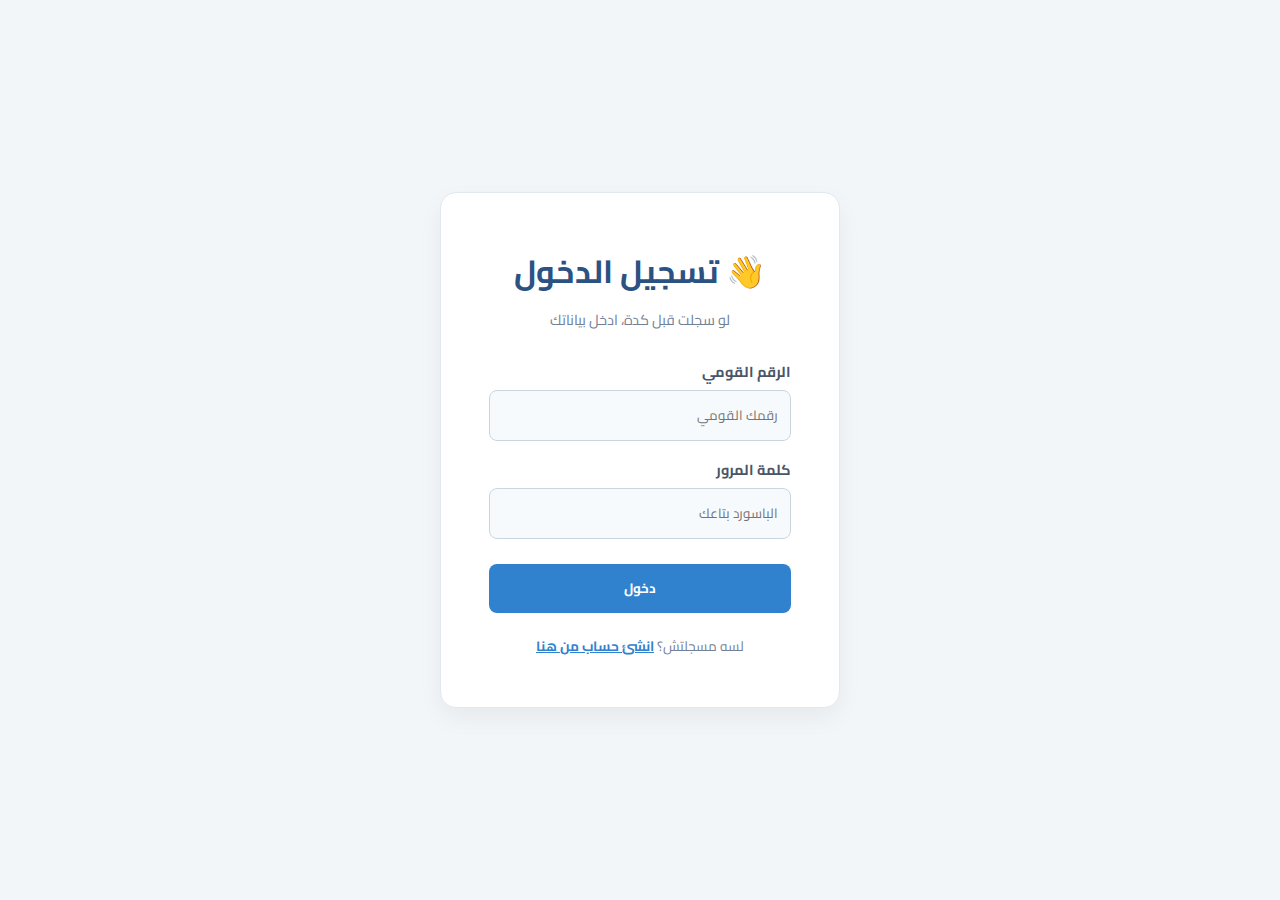
<file: docs/index.html>
<!DOCTYPE html>
<html lang="ar" dir="rtl">
<head>
    <meta charset="UTF-8">
    <meta name="viewport" content="width=device-width, initial-scale=1.0">
    <title>بوابة الدفعة - تسجيل ودخول</title>
    <link rel="stylesheet" href="./style.css">
    <link href="https://fonts.googleapis.com/css2?family=Cairo:wght@400;700&display=swap" rel="stylesheet">
</head>
<body>

    <div class="login-container">
        <div id="login-box">
            <div class="login-header">
                <h1>👋 تسجيل الدخول</h1>
                <p>لو سجلت قبل كدة، ادخل بياناتك</p>
            </div>
            <form id="loginForm">
                <div class="input-group">
                    <label>الرقم القومي</label>
                    <input type="text" id="loginID" placeholder="رقمك القومي" required>
                </div>
                <div class="input-group">
                    <label>كلمة المرور</label>
                    <input type="password" id="loginPass" placeholder="الباسورد بتاعك" required>
                </div>
                <button type="submit">دخول</button>
                <p class="switch-msg">لسه مسجلتش؟ <span onclick="showRegister()">انشئ حساب من هنا</span></p>
                <p id="loginError" class="error-message"></p>
            </form>
        </div>

        <div id="register-box" style="display: none;">
            <div class="login-header">
                <h1>✨ حساب جديد</h1>
                <p>تفعيل الحساب (متاح للكشوفات فقط)</p>
            </div>
            <form id="registerForm">
                <div class="input-group">
                    <label>الرقم القومي</label>
                    <input type="text" id="regID" placeholder="عشان نتأكد إنك من الدفعة" required>
                </div>
                <div class="input-group">
                    <label>الاسم الثلاثي</label>
                    <input type="text" id="regName" placeholder="عشان يظهر في بروفايلك" required>
                </div>
                <div class="input-group">
                    <label>انشئ كلمة مرور</label>
                    <input type="password" id="regPass" placeholder="اختار باسورد قوي" required>
                </div>
                <button type="submit" style="background-color: #27ae60;">تفعيل الحساب</button>
                <p class="switch-msg">عندك حساب؟ <span onclick="showLogin()">سجل دخول من هنا</span></p>
                <p id="regError" class="error-message"></p>
                <p id="regSuccess" class="success-message" style="display:none; color:green; margin-top:10px;">تم التفعيل! سجل دخول الآن.</p>
            </form>
        </div>

    </div>

    <script src="./script.js"></script>
</body>
</html>
</file>
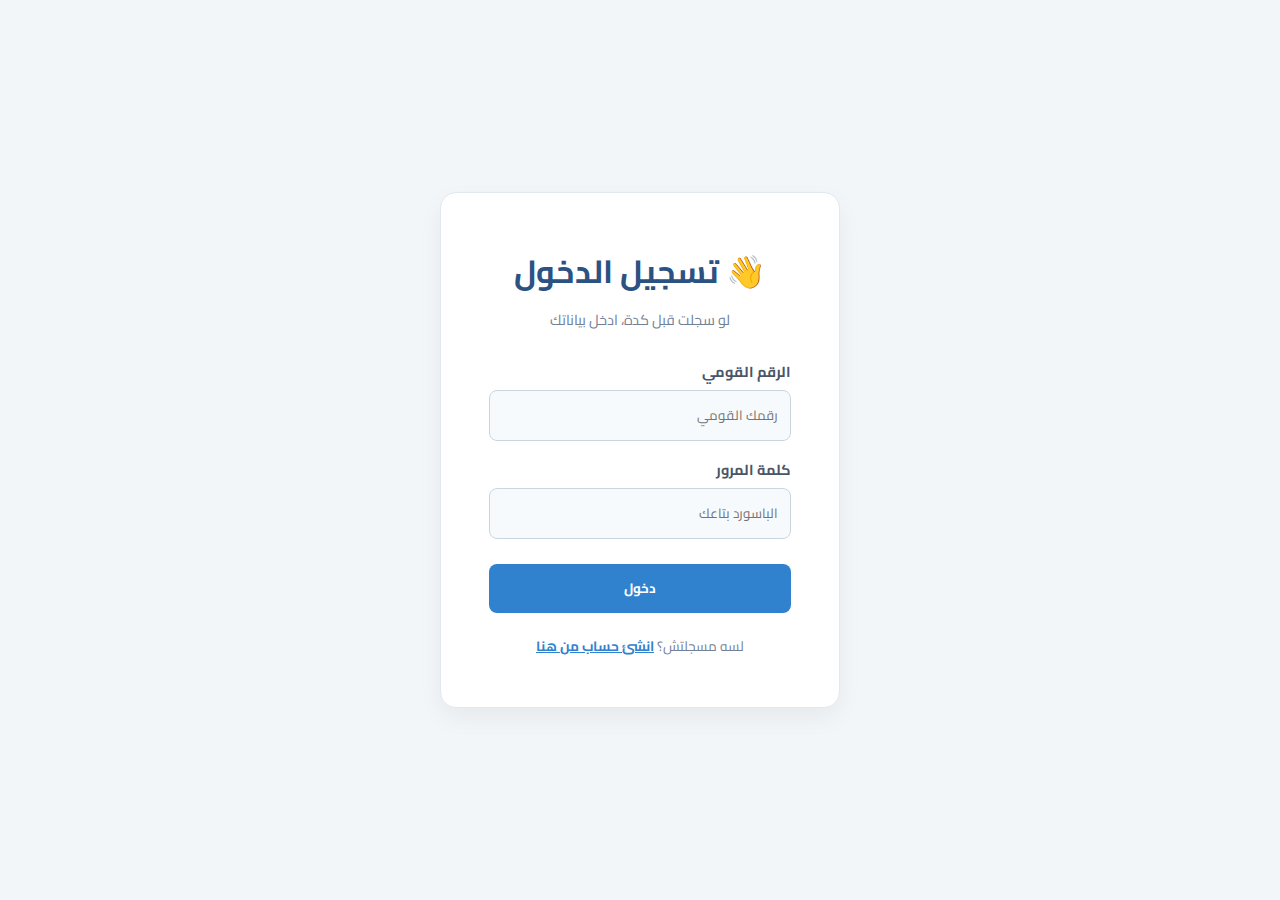
<file: MED WEB/index.html>
<!DOCTYPE html>
<html lang="ar" dir="rtl">
<head>
    <meta charset="UTF-8">
    <meta name="viewport" content="width=device-width, initial-scale=1.0">
    <title>بوابة الدفعة - تسجيل ودخول</title>
    <link rel="stylesheet" href="style.css">
    <link href="https://fonts.googleapis.com/css2?family=Cairo:wght@400;700&display=swap" rel="stylesheet">
</head>
<body>

    <div class="login-container">
        <div id="login-box">
            <div class="login-header">
                <h1>👋 تسجيل الدخول</h1>
                <p>لو سجلت قبل كدة، ادخل بياناتك</p>
            </div>
            <form id="loginForm">
                <div class="input-group">
                    <label>الرقم القومي</label>
                    <input type="text" id="loginID" placeholder="رقمك القومي" required>
                </div>
                <div class="input-group">
                    <label>كلمة المرور</label>
                    <input type="password" id="loginPass" placeholder="الباسورد بتاعك" required>
                </div>
                <button type="submit">دخول</button>
                <p class="switch-msg">لسه مسجلتش؟ <span onclick="showRegister()">انشئ حساب من هنا</span></p>
                <p id="loginError" class="error-message"></p>
            </form>
        </div>

        <div id="register-box" style="display: none;">
            <div class="login-header">
                <h1>✨ حساب جديد</h1>
                <p>تفعيل الحساب (متاح للكشوفات فقط)</p>
            </div>
            <form id="registerForm">
                <div class="input-group">
                    <label>الرقم القومي</label>
                    <input type="text" id="regID" placeholder="عشان نتأكد إنك من الدفعة" required>
                </div>
                <div class="input-group">
                    <label>الاسم الثلاثي</label>
                    <input type="text" id="regName" placeholder="عشان يظهر في بروفايلك" required>
                </div>
                <div class="input-group">
                    <label>انشئ كلمة مرور</label>
                    <input type="password" id="regPass" placeholder="اختار باسورد قوي" required>
                </div>
                <button type="submit" style="background-color: #27ae60;">تفعيل الحساب</button>
                <p class="switch-msg">عندك حساب؟ <span onclick="showLogin()">سجل دخول من هنا</span></p>
                <p id="regError" class="error-message"></p>
                <p id="regSuccess" class="success-message" style="display:none; color:green; margin-top:10px;">تم التفعيل! سجل دخول الآن.</p>
            </form>
        </div>

    </div>

    <script src="script.js"></script>
</body>
</html>
</file>
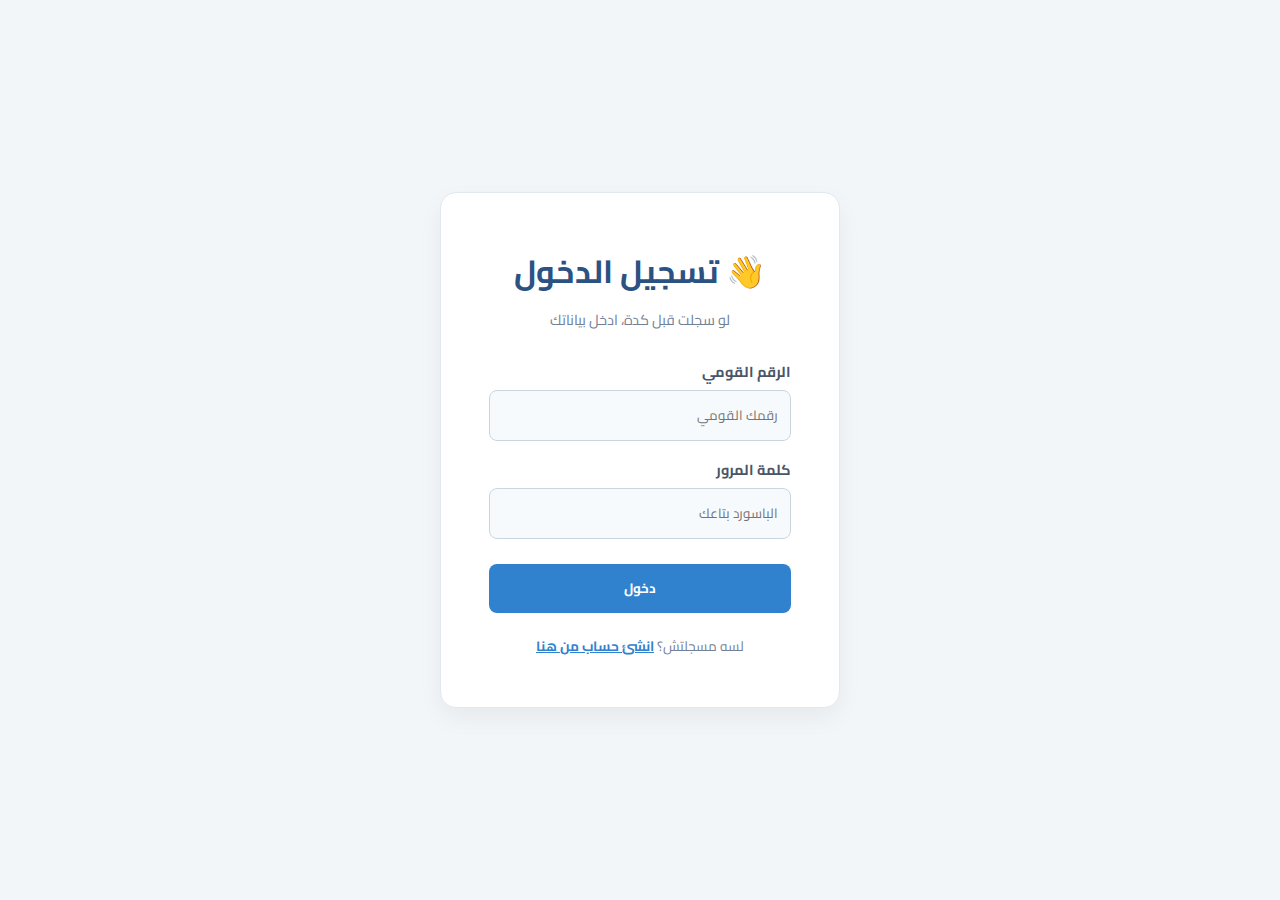
<file: MED WEB/docs/index.html>
<!DOCTYPE html>
<html lang="ar" dir="rtl">
<head>
    <meta charset="UTF-8">
    <meta name="viewport" content="width=device-width, initial-scale=1.0">
    <title>بوابة الدفعة - تسجيل ودخول</title>
    <link rel="stylesheet" href="style.css">
    <link href="https://fonts.googleapis.com/css2?family=Cairo:wght@400;700&display=swap" rel="stylesheet">
</head>
<body>

    <div class="login-container">
        <div id="login-box">
            <div class="login-header">
                <h1>👋 تسجيل الدخول</h1>
                <p>لو سجلت قبل كدة، ادخل بياناتك</p>
            </div>
            <form id="loginForm">
                <div class="input-group">
                    <label>الرقم القومي</label>
                    <input type="text" id="loginID" placeholder="رقمك القومي" required>
                </div>
                <div class="input-group">
                    <label>كلمة المرور</label>
                    <input type="password" id="loginPass" placeholder="الباسورد بتاعك" required>
                </div>
                <button type="submit">دخول</button>
                <p class="switch-msg">لسه مسجلتش؟ <span onclick="showRegister()">انشئ حساب من هنا</span></p>
                <p id="loginError" class="error-message"></p>
            </form>
        </div>

        <div id="register-box" style="display: none;">
            <div class="login-header">
                <h1>✨ حساب جديد</h1>
                <p>تفعيل الحساب (متاح للكشوفات فقط)</p>
            </div>
            <form id="registerForm">
                <div class="input-group">
                    <label>الرقم القومي</label>
                    <input type="text" id="regID" placeholder="عشان نتأكد إنك من الدفعة" required>
                </div>
                <div class="input-group">
                    <label>الاسم الثلاثي</label>
                    <input type="text" id="regName" placeholder="عشان يظهر في بروفايلك" required>
                </div>
                <div class="input-group">
                    <label>انشئ كلمة مرور</label>
                    <input type="password" id="regPass" placeholder="اختار باسورد قوي" required>
                </div>
                <button type="submit" style="background-color: #27ae60;">تفعيل الحساب</button>
                <p class="switch-msg">عندك حساب؟ <span onclick="showLogin()">سجل دخول من هنا</span></p>
                <p id="regError" class="error-message"></p>
                <p id="regSuccess" class="success-message" style="display:none; color:green; margin-top:10px;">تم التفعيل! سجل دخول الآن.</p>
            </form>
        </div>

    </div>

    <script src="script.js"></script>
</body>
</html>
</file>
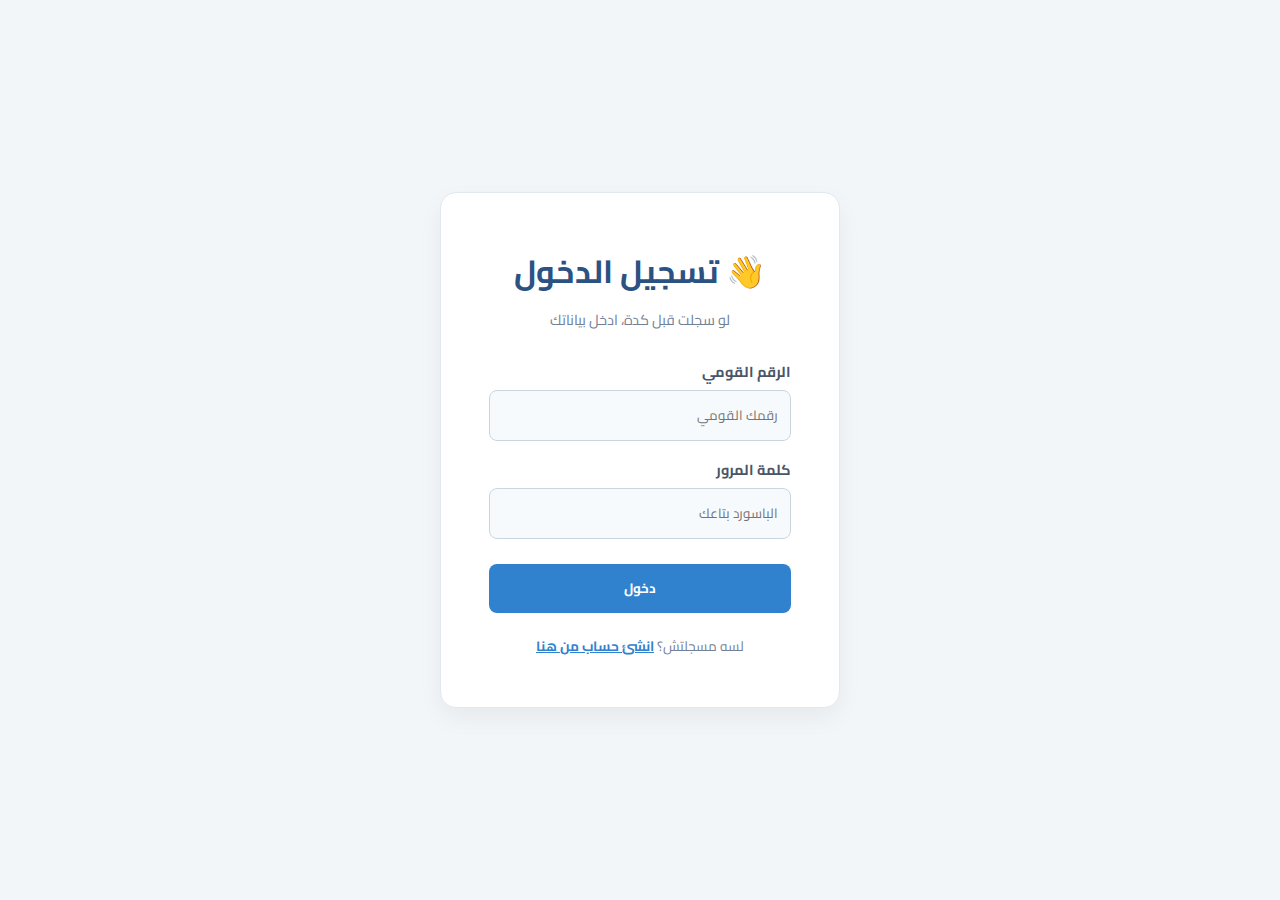
<file: docs/dashboard.html>
<!DOCTYPE html>
<html lang="ar" dir="rtl">
<head>
    <meta charset="UTF-8">
    <meta name="viewport" content="width=device-width, initial-scale=1.0">
    <title>الرئيسية - مواد الترم</title>
    <link rel="stylesheet" href="./style.css">
    <link href="https://fonts.googleapis.com/css2?family=Cairo:wght@400;600;700&display=swap" rel="stylesheet">
</head>
<body>

    <div class="dashboard-container">
        <header class="main-header">
            <div class="user-info">
                <span>👋 أهلاً يا دكتور/ة </span>
                <span id="welcomeName">...</span>
            </div>
            <button onclick="logout()" class="logout-btn">خروج</button>
        </header>

        <div class="subjects-grid">
            
            <div class="subject-card" onclick="openSubject('pharma')">
                <div class="icon">💊</div>
                <h3>PHARMA</h3>
                <p>علم الأدوية</p>
            </div>

            <div class="subject-card" onclick="openSubject('para')">
                <div class="icon">🐛</div>
                <h3>PARA</h3>
                <p>الباراسيتولوجي</p>
            </div>

            <div class="subject-card" onclick="openSubject('micro')">
                <div class="icon">🧫</div>
                <h3>MICRO</h3>
                <p>المايكروبايولوجي</p>
            </div>

            <div class="subject-card" onclick="openSubject('patho')">
                <div class="icon">🔬</div>
                <h3>PATHO</h3>
                <p>الباثولوجي</p>
            </div>

            <div class="subject-card" onclick="openSubject('ece1')">
                <div class="icon">⚡</div>
                <h3>ECE 1</h3>
                <p>الكترونيات</p>
            </div>

        </div>
    </div>

    <script src="./script.js"></script>
    <script>
        const userName = localStorage.getItem('currentUser');
        if(userName) {
            document.getElementById('welcomeName').innerText = userName;
        } else {
            window.location.href = "index.html";
        }

        function logout() {
            localStorage.removeItem('currentUser');
            window.location.href = "index.html";
        }

        function openSubject(subjectCode) {
            localStorage.setItem('selectedCourse', subjectCode);
            window.location.href = "view_course.html"; 
        }
    </script>
</body>
</html>
</file>
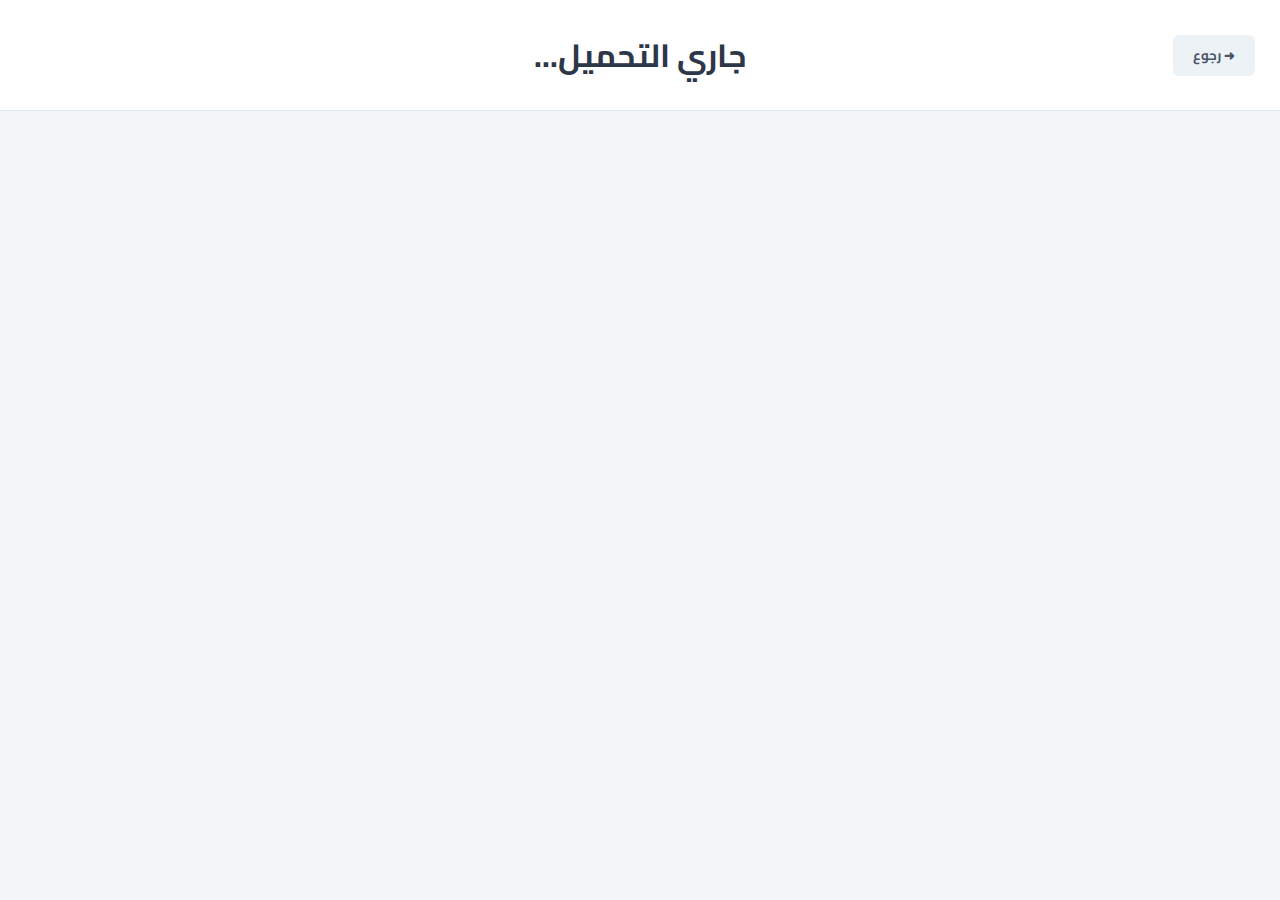
<file: docs/view_course.html>
<!DOCTYPE html>
<html lang="ar" dir="rtl">
<head>
    <meta charset="UTF-8">
    <meta name="viewport" content="width=device-width, initial-scale=1.0">
    <title>المحتوى الدراسي</title>
    <link rel="stylesheet" href="./style.css">
    <link href="https://fonts.googleapis.com/css2?family=Cairo:wght@400;700&display=swap" rel="stylesheet">
</head>
<body>

    <header id="course-header" class="course-header">
        <button onclick="window.history.back()" class="back-btn">➜ رجوع</button>
        <h1 id="course-title">جاري التحميل...</h1>
    </header>

    <div class="content-container">
        <div id="lectures-container" class="lectures-list">
            </div>
    </div>

    <script src="./script.js"></script>
</body>
</html>
</file>
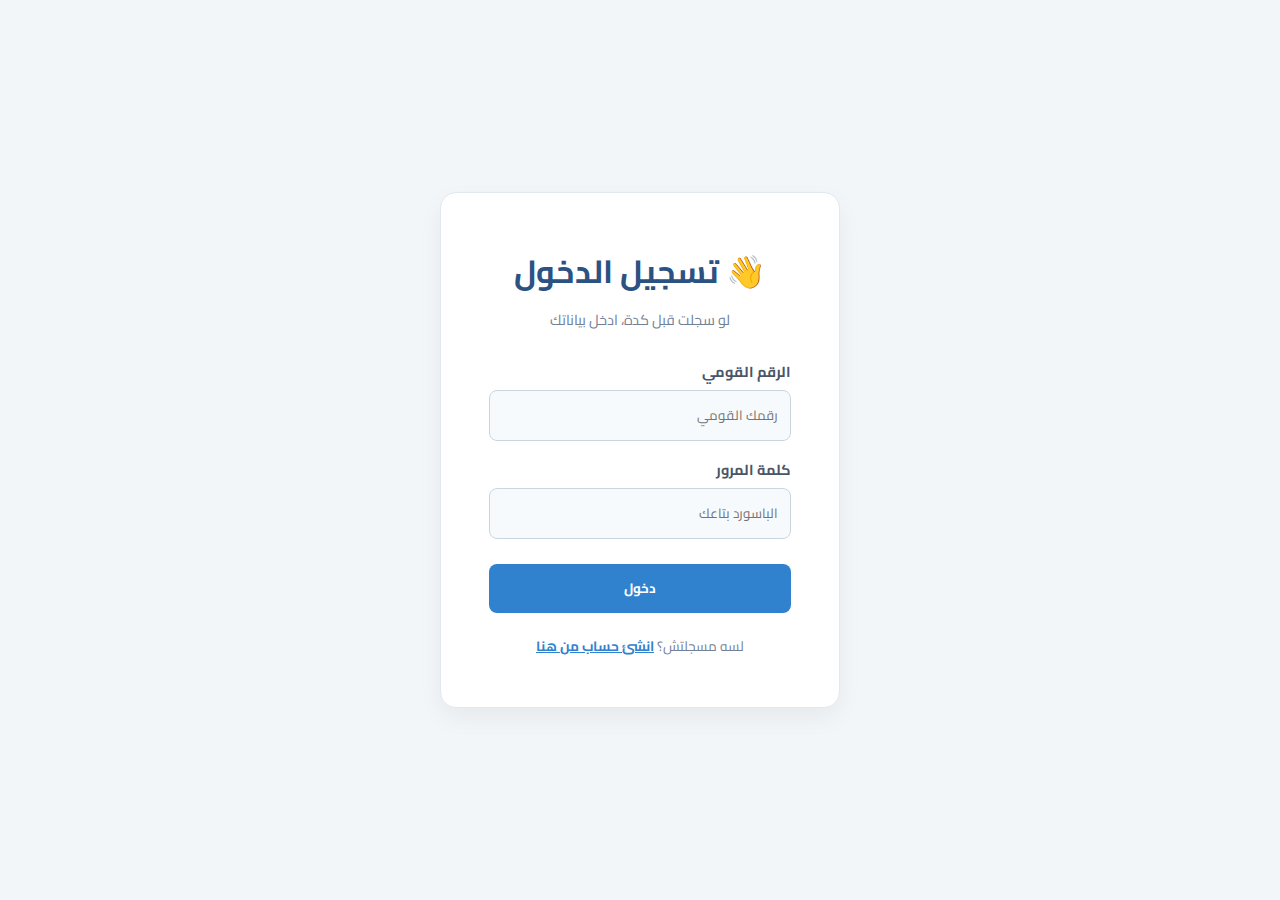
<file: MED WEB/dashboard.html>
<!DOCTYPE html>
<html lang="ar" dir="rtl">
<head>
    <meta charset="UTF-8">
    <meta name="viewport" content="width=device-width, initial-scale=1.0">
    <title>الرئيسية - مواد الترم</title>
    <link rel="stylesheet" href="style.css">
    <link href="https://fonts.googleapis.com/css2?family=Cairo:wght@400;600;700&display=swap" rel="stylesheet">
</head>
<body>

    <div class="dashboard-container">
        <header class="main-header">
            <div class="user-info">
                <span>👋 أهلاً يا دكتور/ة </span>
                <span id="welcomeName">...</span>
            </div>
            <button onclick="logout()" class="logout-btn">خروج</button>
        </header>

        <div class="subjects-grid">
            
            <div class="subject-card" onclick="openSubject('pharma')">
                <div class="icon">💊</div>
                <h3>PHARMA</h3>
                <p>علم الأدوية</p>
            </div>

            <div class="subject-card" onclick="openSubject('para')">
                <div class="icon">🐛</div>
                <h3>PARA</h3>
                <p>الباراسيتولوجي</p>
            </div>

            <div class="subject-card" onclick="openSubject('micro')">
                <div class="icon">🧫</div>
                <h3>MICRO</h3>
                <p>المايكروبايولوجي</p>
            </div>

            <div class="subject-card" onclick="openSubject('patho')">
                <div class="icon">🔬</div>
                <h3>PATHO</h3>
                <p>الباثولوجي</p>
            </div>

            <div class="subject-card" onclick="openSubject('ece1')">
                <div class="icon">⚡</div>
                <h3>ECE 1</h3>
                <p>الكترونيات</p>
            </div>

        </div>
    </div>

    <script src="script.js"></script>
    <script>
        const userName = localStorage.getItem('currentUser');
        if(userName) {
            document.getElementById('welcomeName').innerText = userName;
        } else {
            window.location.href = "index.html";
        }

        function logout() {
            localStorage.removeItem('currentUser');
            window.location.href = "index.html";
        }

        function openSubject(subjectCode) {
            localStorage.setItem('selectedCourse', subjectCode);
            window.location.href = "view_course.html"; 
        }
    </script>
</body>
</html>
</file>
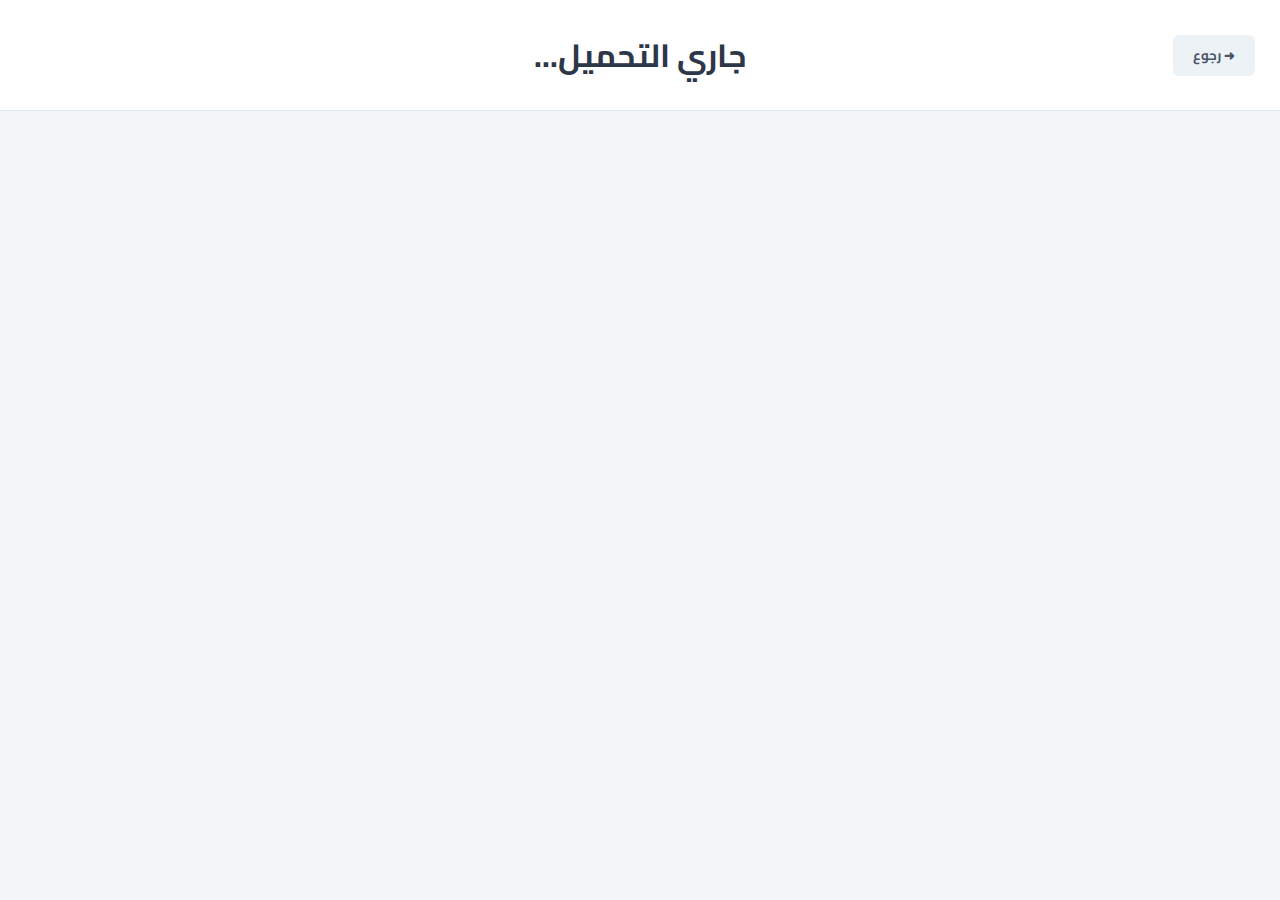
<file: MED WEB/view_course.html>
<!DOCTYPE html>
<html lang="ar" dir="rtl">
<head>
    <meta charset="UTF-8">
    <meta name="viewport" content="width=device-width, initial-scale=1.0">
    <title>المحتوى الدراسي</title>
    <link rel="stylesheet" href="style.css">
    <link href="https://fonts.googleapis.com/css2?family=Cairo:wght@400;700&display=swap" rel="stylesheet">
</head>
<body>

    <header id="course-header" class="course-header">
        <button onclick="window.history.back()" class="back-btn">➜ رجوع</button>
        <h1 id="course-title">جاري التحميل...</h1>
    </header>

    <div class="content-container">
        <div id="lectures-container" class="lectures-list">
            </div>
    </div>

    <script src="script.js"></script>
</body>
</html>
</file>
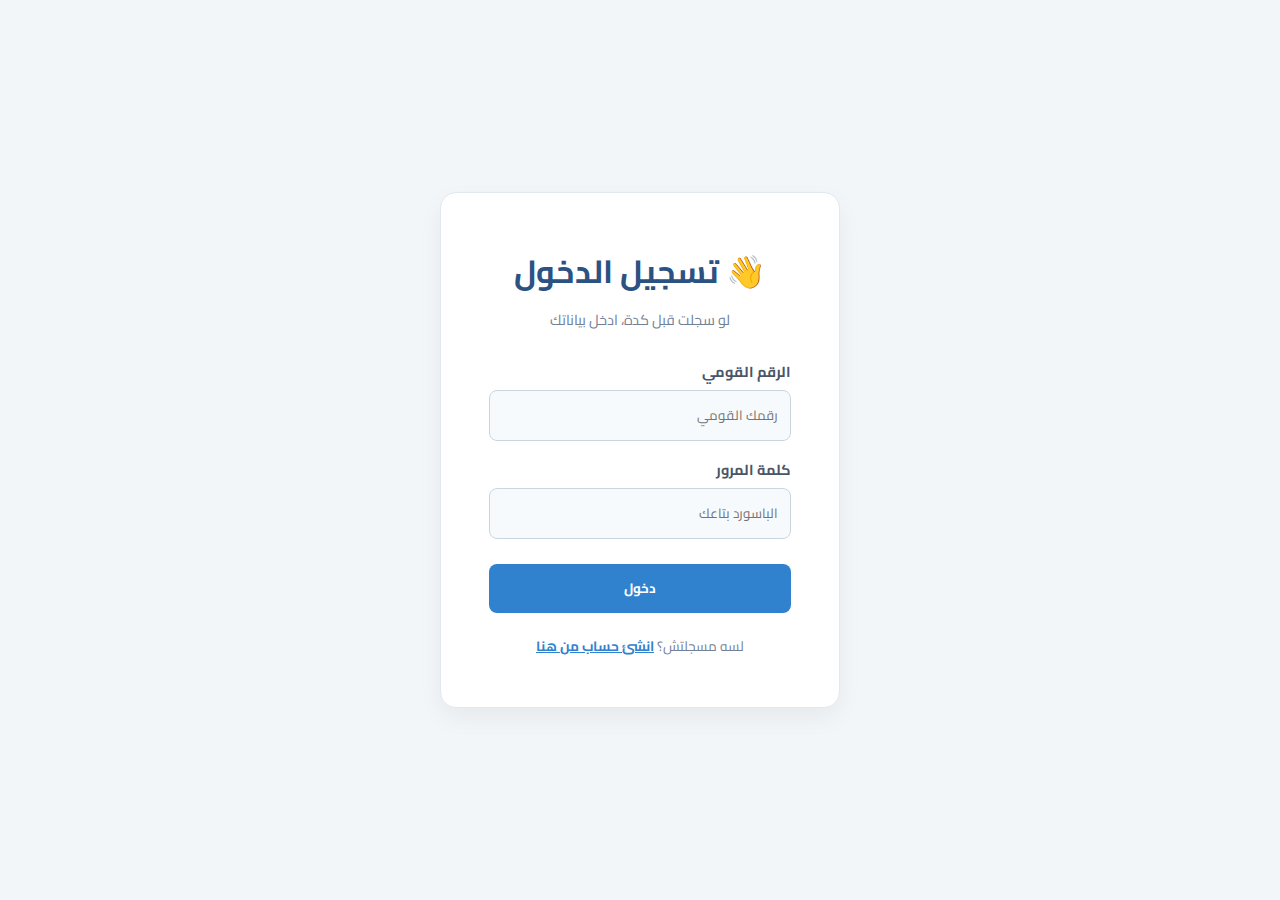
<file: MED WEB/docs/dashboard.html>
<!DOCTYPE html>
<html lang="ar" dir="rtl">
<head>
    <meta charset="UTF-8">
    <meta name="viewport" content="width=device-width, initial-scale=1.0">
    <title>الرئيسية - مواد الترم</title>
    <link rel="stylesheet" href="style.css">
    <link href="https://fonts.googleapis.com/css2?family=Cairo:wght@400;600;700&display=swap" rel="stylesheet">
</head>
<body>

    <div class="dashboard-container">
        <header class="main-header">
            <div class="user-info">
                <span>👋 أهلاً يا دكتور/ة </span>
                <span id="welcomeName">...</span>
            </div>
            <button onclick="logout()" class="logout-btn">خروج</button>
        </header>

        <div class="subjects-grid">
            
            <div class="subject-card" onclick="openSubject('pharma')">
                <div class="icon">💊</div>
                <h3>PHARMA</h3>
                <p>علم الأدوية</p>
            </div>

            <div class="subject-card" onclick="openSubject('para')">
                <div class="icon">🐛</div>
                <h3>PARA</h3>
                <p>الباراسيتولوجي</p>
            </div>

            <div class="subject-card" onclick="openSubject('micro')">
                <div class="icon">🧫</div>
                <h3>MICRO</h3>
                <p>المايكروبايولوجي</p>
            </div>

            <div class="subject-card" onclick="openSubject('patho')">
                <div class="icon">🔬</div>
                <h3>PATHO</h3>
                <p>الباثولوجي</p>
            </div>

            <div class="subject-card" onclick="openSubject('ece1')">
                <div class="icon">⚡</div>
                <h3>ECE 1</h3>
                <p>الكترونيات</p>
            </div>

        </div>
    </div>

    <script src="script.js"></script>
    <script>
        const userName = localStorage.getItem('currentUser');
        if(userName) {
            document.getElementById('welcomeName').innerText = userName;
        } else {
            window.location.href = "index.html";
        }

        function logout() {
            localStorage.removeItem('currentUser');
            window.location.href = "index.html";
        }

        function openSubject(subjectCode) {
            localStorage.setItem('selectedCourse', subjectCode);
            window.location.href = "view_course.html"; 
        }
    </script>
</body>
</html>
</file>
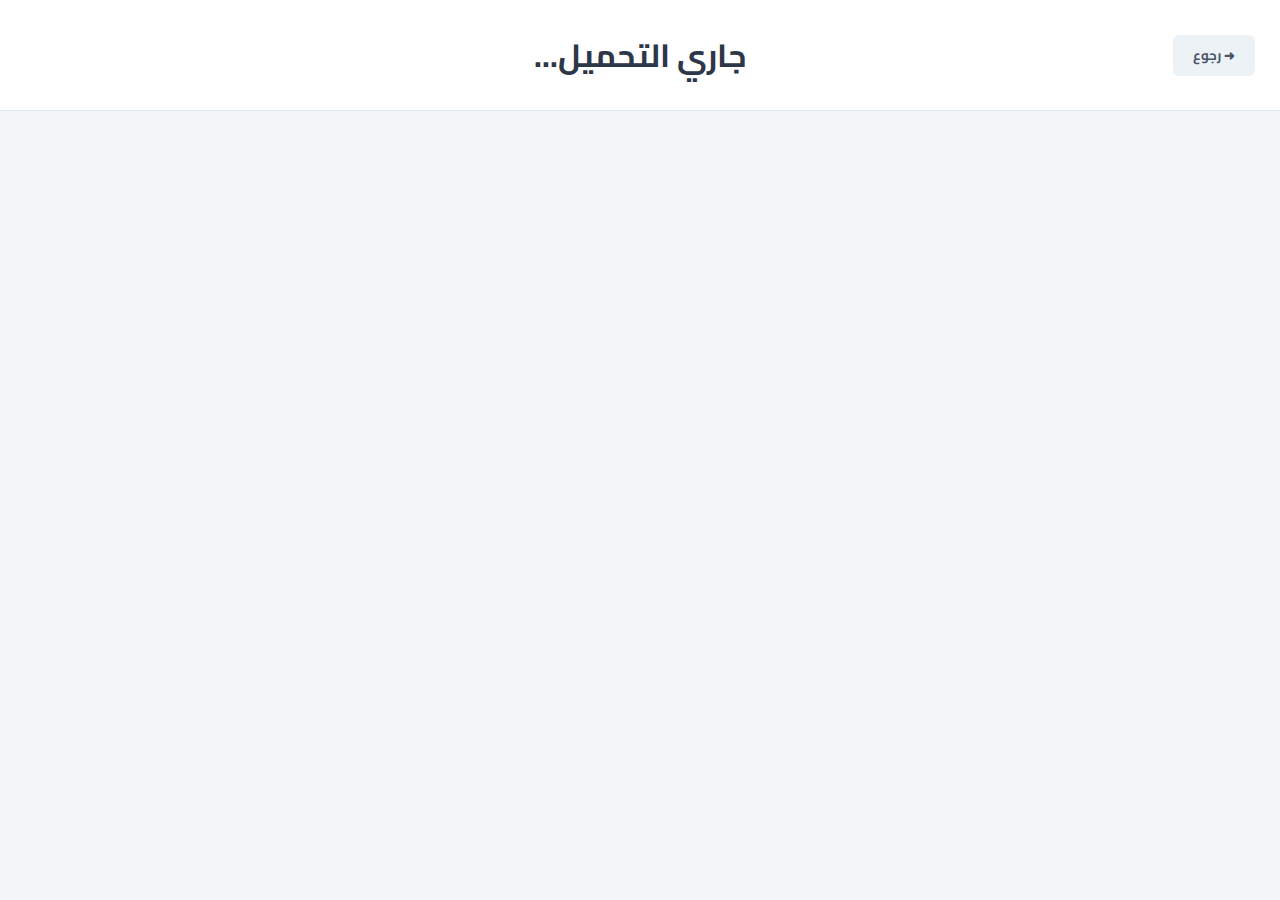
<file: MED WEB/docs/view_course.html>
<!DOCTYPE html>
<html lang="ar" dir="rtl">
<head>
    <meta charset="UTF-8">
    <meta name="viewport" content="width=device-width, initial-scale=1.0">
    <title>المحتوى الدراسي</title>
    <link rel="stylesheet" href="style.css">
    <link href="https://fonts.googleapis.com/css2?family=Cairo:wght@400;700&display=swap" rel="stylesheet">
</head>
<body>

    <header id="course-header" class="course-header">
        <button onclick="window.history.back()" class="back-btn">➜ رجوع</button>
        <h1 id="course-title">جاري التحميل...</h1>
    </header>

    <div class="content-container">
        <div id="lectures-container" class="lectures-list">
            </div>
    </div>

    <script src="script.js"></script>
</body>
</html>
</file>
<file: docs/style.css>
/* --- ملف التصميم الطبي الاحترافي (Medical Portal Theme) --- */
@import url('https://fonts.googleapis.com/css2?family=Cairo:wght@400;600;700&display=swap');

* { box-sizing: border-box; margin: 0; padding: 0; font-family: 'Cairo', sans-serif; }

body {
    background-color: #f3f6f9; /* رمادي فاتح جداً ومريح */
    color: #2d3748;
    min-height: 100vh;
    direction: rtl; 
}

/* ===========================
   1. إصلاح أزرار المحاضرات (المشكلة الرئيسية)
   =========================== */

/* الكارت اللي شايل المحاضرة */
.lecture-card {
    background: white;
    padding: 20px;
    border-radius: 12px;
    margin-bottom: 15px;
    border: 1px solid #e2e8f0;
    box-shadow: 0 2px 5px rgba(0,0,0,0.02);
    /* ترتيب العناصر: الاسم يمين والزراير شمال */
    display: flex;
    justify-content: space-between;
    align-items: center;
    flex-wrap: wrap; /* عشان في الموبايل ينزلوا تحت بعض */
    gap: 15px;
}

/* الحاوية اللي شايلة الزراير */
.lec-actions {
    display: flex;
    gap: 10px; /* مسافة ثابتة بين كل زرار والتاني تمنع التداخل */
    align-items: center;
}

/* تصميم الزرار نفسه (شكل كبسولة مودرن) */
.btn {
    text-decoration: none;
    padding: 8px 18px; /* مساحة مريحة للكلام */
    border-radius: 50px; /* حواف دائرية بالكامل */
    font-size: 0.85rem;
    font-weight: 700;
    color: white;
    transition: all 0.2s ease-in-out;
    display: inline-flex;
    align-items: center;
    gap: 5px; /* مسافة بين الايقونة والكلمة */
    box-shadow: 0 2px 4px rgba(0,0,0,0.1); /* ضل خفيف */
    border: none;
}

/* تأثير لما تقف بالماوس */
.btn:hover {
    transform: translateY(-2px); /* يترفع لفوق سنة */
    filter: brightness(1.1); /* لونه يزهزه */
    box-shadow: 0 4px 8px rgba(0,0,0,0.15);
}

/* ألوان الزراير (ألوان طبية هادية) */
.pdf-btn { 
    background-color: #e53e3e; /* أحمر */
}
.audio-btn { 
    background-color: #3182ce; /* أزرق */
}
.quiz-btn { 
    background-color: #d69e2e; /* برتقالي */
}

/* معلومات المحاضرة (الاسم والرقم) */
.lec-info {
    display: flex;
    align-items: center;
    gap: 10px;
}
.lec-info h3 {
    font-size: 1rem;
    color: #2d3748;
    margin: 0;
}
.lec-number {
    background: #ebf8ff;
    color: #3182ce;
    padding: 5px 10px;
    border-radius: 8px;
    font-size: 0.8rem;
    font-weight: bold;
}

/* ===========================
   2. إصلاح الداشبورد (عشان تبقى بيضاء مش زرقاء)
   =========================== */
.dashboard-container { max-width: 1000px; margin: 40px auto; padding: 20px; }

.main-header {
    background: white;
    display: flex; justify-content: space-between; align-items: center;
    padding: 15px 25px; border-radius: 12px;
    border: 1px solid #e2e8f0; margin-bottom: 30px;
    box-shadow: 0 2px 4px rgba(0,0,0,0.02);
}

.subjects-grid {
    display: grid;
    grid-template-columns: repeat(auto-fit, minmax(200px, 1fr));
    gap: 25px;
}

.subject-card {
    background: white; /* لازم أبيض */
    padding: 30px 20px;
    border-radius: 16px;
    text-align: center;
    cursor: pointer;
    border: 1px solid #e2e8f0;
    transition: 0.3s;
    box-shadow: 0 4px 6px rgba(0,0,0,0.02);
}

.subject-card:hover {
    transform: translateY(-5px);
    box-shadow: 0 10px 20px rgba(0,0,0,0.08);
    border-color: #bee3f8;
}

.subject-card .icon { font-size: 3rem; margin-bottom: 15px; display: block; }
.subject-card:nth-child(1) .icon { color: #dd6b20; } /* Pharma */
.subject-card:nth-child(2) .icon { color: #38a169; } /* Para */
.subject-card:nth-child(3) .icon { color: #805ad5; } /* Micro */
.subject-card:nth-child(4) .icon { color: #e53e3e; } /* Patho */
.subject-card:nth-child(5) .icon { color: #3182ce; } /* ECE1 */

.subject-card h3 { color: #2d3748; font-size: 1.2rem; font-weight: 700; margin-bottom: 5px; }
.subject-card p { color: #718096; font-size: 0.9rem; }


/* ===========================
   3. باقي التنسيقات (Login & Header)
   =========================== */
.login-container {
    background: white; padding: 3rem; border-radius: 16px;
    box-shadow: 0 10px 25px rgba(0, 0, 0, 0.05); border: 1px solid #e2e8f0;
    width: 90%; max-width: 400px; text-align: center;
    position: absolute; top: 50%; left: 50%; transform: translate(-50%, -50%);
}
.login-header h1 { color: #2c5282; margin-bottom: 5px; }
.login-header p { color: #718096; margin-bottom: 25px; font-size: 0.9rem; }
.input-group { margin-bottom: 15px; text-align: right; }
.input-group label { display: block; margin-bottom: 5px; font-weight: bold; font-size: 0.9rem; color: #4a5568;}
.input-group input {
    width: 100%; padding: 12px; border: 1px solid #cbd5e0; border-radius: 8px; outline: none; background: #f7fafc;
}
.input-group input:focus { border-color: #3182ce; background: white; box-shadow: 0 0 0 3px rgba(49, 130, 206, 0.1); }
button {
    width: 100%; padding: 12px; border: none; border-radius: 8px;
    background-color: #3182ce; color: white; font-weight: bold; cursor: pointer; margin-top: 10px; transition: 0.2s;
}
button:hover { background-color: #2c5282; }

/* رسائل الخطأ */
.error-message, .success-message { display: none; margin-top: 10px; font-size: 0.85rem; }
.error-message { color: #e53e3e; } .success-message { color: #38a169; }
.switch-msg { margin-top: 20px; font-size: 0.85rem; color: #718096; }
.switch-msg span { color: #3182ce; font-weight: bold; cursor: pointer; text-decoration: underline; }

/* أزرار الهيدر والرجوع */
.logout-btn {
    width: auto !important; background: transparent !important; color: #e53e3e; border: 1px solid #e53e3e; padding: 6px 15px; font-size: 0.9rem;
}
.logout-btn:hover { background: #fff5f5 !important; }
.course-header {
    background: white; padding: 25px; text-align: center; border-bottom: 1px solid #e2e8f0;
    margin-bottom: 30px; position: relative;
}
.back-btn { 
    position: absolute; right: 25px; top: 25px; width: auto; 
    background: #edf2f7; color: #4a5568; padding: 8px 20px; 
    border-radius: 6px; border: none; cursor: pointer; font-weight: bold;
}
.content-container { max-width: 900px; margin: 0 auto; padding: 0 20px 50px 20px; }

/* كارت الكتاب */
.course-book-card {
    background-color: #ebf8ff; border: 1px solid #bee3f8; border-radius: 12px;
    padding: 25px; margin-bottom: 30px; display: flex; justify-content: space-between; align-items: center;
}
.book-info { display: flex; align-items: center; gap: 15px; }
.book-icon { font-size: 2.5rem; }
.download-book-btn {
    background-color: #3182ce; color: white; text-decoration: none; padding: 10px 25px;
    border-radius: 8px; font-weight: bold; font-size: 0.9rem; transition: 0.2s;
}
.download-book-btn:hover { background-color: #2c5282; }

/* للموبايل */
@media (max-width: 600px) {
    .lecture-card { flex-direction: column; align-items: flex-start; gap: 15px; }
    .lec-actions { width: 100%; justify-content: flex-end; } /* الزراير تيجي يمين في الموبايل */
    .course-book-card { flex-direction: column; text-align: center; }
    .book-info { flex-direction: column; }
    .download-book-btn { width: 100%; justify-content: center; }
}
/* زرار المعاينة (العين) */
.eye-btn {
    background-color: #edf2f7 !important; /* لون رمادي فاتح */
    color: #4a5568 !important;
    border: 1px solid #cbd5e0 !important;
    padding: 8px 12px !important; /* مربع صغير */
    border-radius: 8px !important;
    font-size: 1.1rem !important;
    display: inline-flex;
    align-items: center;
    justify-content: center;
    transition: 0.2s;
    text-decoration: none;
    margin-right: 5px; /* مسافة بينه وبين زرار التحميل */
}

.eye-btn:hover {
    background-color: #e2e8f0 !important;
    transform: scale(1.1);
    cursor: pointer;
}
</file>
<file: MED WEB/style.css>
/* --- ملف التصميم الطبي الاحترافي (Medical Portal Theme) --- */
@import url('https://fonts.googleapis.com/css2?family=Cairo:wght@400;600;700&display=swap');

* { box-sizing: border-box; margin: 0; padding: 0; font-family: 'Cairo', sans-serif; }

body {
    background-color: #f3f6f9; /* رمادي فاتح جداً ومريح */
    color: #2d3748;
    min-height: 100vh;
    direction: rtl; 
}

/* ===========================
   1. إصلاح أزرار المحاضرات (المشكلة الرئيسية)
   =========================== */

/* الكارت اللي شايل المحاضرة */
.lecture-card {
    background: white;
    padding: 20px;
    border-radius: 12px;
    margin-bottom: 15px;
    border: 1px solid #e2e8f0;
    box-shadow: 0 2px 5px rgba(0,0,0,0.02);
    /* ترتيب العناصر: الاسم يمين والزراير شمال */
    display: flex;
    justify-content: space-between;
    align-items: center;
    flex-wrap: wrap; /* عشان في الموبايل ينزلوا تحت بعض */
    gap: 15px;
}

/* الحاوية اللي شايلة الزراير */
.lec-actions {
    display: flex;
    gap: 10px; /* مسافة ثابتة بين كل زرار والتاني تمنع التداخل */
    align-items: center;
}

/* تصميم الزرار نفسه (شكل كبسولة مودرن) */
.btn {
    text-decoration: none;
    padding: 8px 18px; /* مساحة مريحة للكلام */
    border-radius: 50px; /* حواف دائرية بالكامل */
    font-size: 0.85rem;
    font-weight: 700;
    color: white;
    transition: all 0.2s ease-in-out;
    display: inline-flex;
    align-items: center;
    gap: 5px; /* مسافة بين الايقونة والكلمة */
    box-shadow: 0 2px 4px rgba(0,0,0,0.1); /* ضل خفيف */
    border: none;
}

/* تأثير لما تقف بالماوس */
.btn:hover {
    transform: translateY(-2px); /* يترفع لفوق سنة */
    filter: brightness(1.1); /* لونه يزهزه */
    box-shadow: 0 4px 8px rgba(0,0,0,0.15);
}

/* ألوان الزراير (ألوان طبية هادية) */
.pdf-btn { 
    background-color: #e53e3e; /* أحمر */
}
.audio-btn { 
    background-color: #3182ce; /* أزرق */
}
.quiz-btn { 
    background-color: #d69e2e; /* برتقالي */
}

/* معلومات المحاضرة (الاسم والرقم) */
.lec-info {
    display: flex;
    align-items: center;
    gap: 10px;
}
.lec-info h3 {
    font-size: 1rem;
    color: #2d3748;
    margin: 0;
}
.lec-number {
    background: #ebf8ff;
    color: #3182ce;
    padding: 5px 10px;
    border-radius: 8px;
    font-size: 0.8rem;
    font-weight: bold;
}

/* ===========================
   2. إصلاح الداشبورد (عشان تبقى بيضاء مش زرقاء)
   =========================== */
.dashboard-container { max-width: 1000px; margin: 40px auto; padding: 20px; }

.main-header {
    background: white;
    display: flex; justify-content: space-between; align-items: center;
    padding: 15px 25px; border-radius: 12px;
    border: 1px solid #e2e8f0; margin-bottom: 30px;
    box-shadow: 0 2px 4px rgba(0,0,0,0.02);
}

.subjects-grid {
    display: grid;
    grid-template-columns: repeat(auto-fit, minmax(200px, 1fr));
    gap: 25px;
}

.subject-card {
    background: white; /* لازم أبيض */
    padding: 30px 20px;
    border-radius: 16px;
    text-align: center;
    cursor: pointer;
    border: 1px solid #e2e8f0;
    transition: 0.3s;
    box-shadow: 0 4px 6px rgba(0,0,0,0.02);
}

.subject-card:hover {
    transform: translateY(-5px);
    box-shadow: 0 10px 20px rgba(0,0,0,0.08);
    border-color: #bee3f8;
}

.subject-card .icon { font-size: 3rem; margin-bottom: 15px; display: block; }
.subject-card:nth-child(1) .icon { color: #dd6b20; } /* Pharma */
.subject-card:nth-child(2) .icon { color: #38a169; } /* Para */
.subject-card:nth-child(3) .icon { color: #805ad5; } /* Micro */
.subject-card:nth-child(4) .icon { color: #e53e3e; } /* Patho */
.subject-card:nth-child(5) .icon { color: #3182ce; } /* ECE1 */

.subject-card h3 { color: #2d3748; font-size: 1.2rem; font-weight: 700; margin-bottom: 5px; }
.subject-card p { color: #718096; font-size: 0.9rem; }


/* ===========================
   3. باقي التنسيقات (Login & Header)
   =========================== */
.login-container {
    background: white; padding: 3rem; border-radius: 16px;
    box-shadow: 0 10px 25px rgba(0, 0, 0, 0.05); border: 1px solid #e2e8f0;
    width: 90%; max-width: 400px; text-align: center;
    position: absolute; top: 50%; left: 50%; transform: translate(-50%, -50%);
}
.login-header h1 { color: #2c5282; margin-bottom: 5px; }
.login-header p { color: #718096; margin-bottom: 25px; font-size: 0.9rem; }
.input-group { margin-bottom: 15px; text-align: right; }
.input-group label { display: block; margin-bottom: 5px; font-weight: bold; font-size: 0.9rem; color: #4a5568;}
.input-group input {
    width: 100%; padding: 12px; border: 1px solid #cbd5e0; border-radius: 8px; outline: none; background: #f7fafc;
}
.input-group input:focus { border-color: #3182ce; background: white; box-shadow: 0 0 0 3px rgba(49, 130, 206, 0.1); }
button {
    width: 100%; padding: 12px; border: none; border-radius: 8px;
    background-color: #3182ce; color: white; font-weight: bold; cursor: pointer; margin-top: 10px; transition: 0.2s;
}
button:hover { background-color: #2c5282; }

/* رسائل الخطأ */
.error-message, .success-message { display: none; margin-top: 10px; font-size: 0.85rem; }
.error-message { color: #e53e3e; } .success-message { color: #38a169; }
.switch-msg { margin-top: 20px; font-size: 0.85rem; color: #718096; }
.switch-msg span { color: #3182ce; font-weight: bold; cursor: pointer; text-decoration: underline; }

/* أزرار الهيدر والرجوع */
.logout-btn {
    width: auto !important; background: transparent !important; color: #e53e3e; border: 1px solid #e53e3e; padding: 6px 15px; font-size: 0.9rem;
}
.logout-btn:hover { background: #fff5f5 !important; }
.course-header {
    background: white; padding: 25px; text-align: center; border-bottom: 1px solid #e2e8f0;
    margin-bottom: 30px; position: relative;
}
.back-btn { 
    position: absolute; right: 25px; top: 25px; width: auto; 
    background: #edf2f7; color: #4a5568; padding: 8px 20px; 
    border-radius: 6px; border: none; cursor: pointer; font-weight: bold;
}
.content-container { max-width: 900px; margin: 0 auto; padding: 0 20px 50px 20px; }

/* كارت الكتاب */
.course-book-card {
    background-color: #ebf8ff; border: 1px solid #bee3f8; border-radius: 12px;
    padding: 25px; margin-bottom: 30px; display: flex; justify-content: space-between; align-items: center;
}
.book-info { display: flex; align-items: center; gap: 15px; }
.book-icon { font-size: 2.5rem; }
.download-book-btn {
    background-color: #3182ce; color: white; text-decoration: none; padding: 10px 25px;
    border-radius: 8px; font-weight: bold; font-size: 0.9rem; transition: 0.2s;
}
.download-book-btn:hover { background-color: #2c5282; }

/* للموبايل */
@media (max-width: 600px) {
    .lecture-card { flex-direction: column; align-items: flex-start; gap: 15px; }
    .lec-actions { width: 100%; justify-content: flex-end; } /* الزراير تيجي يمين في الموبايل */
    .course-book-card { flex-direction: column; text-align: center; }
    .book-info { flex-direction: column; }
    .download-book-btn { width: 100%; justify-content: center; }
}
/* زرار المعاينة (العين) */
.eye-btn {
    background-color: #edf2f7 !important; /* لون رمادي فاتح */
    color: #4a5568 !important;
    border: 1px solid #cbd5e0 !important;
    padding: 8px 12px !important; /* مربع صغير */
    border-radius: 8px !important;
    font-size: 1.1rem !important;
    display: inline-flex;
    align-items: center;
    justify-content: center;
    transition: 0.2s;
    text-decoration: none;
    margin-right: 5px; /* مسافة بينه وبين زرار التحميل */
}

.eye-btn:hover {
    background-color: #e2e8f0 !important;
    transform: scale(1.1);
    cursor: pointer;
}
</file>
<file: MED WEB/docs/style.css>
/* --- ملف التصميم الطبي الاحترافي (Medical Portal Theme) --- */
@import url('https://fonts.googleapis.com/css2?family=Cairo:wght@400;600;700&display=swap');

* { box-sizing: border-box; margin: 0; padding: 0; font-family: 'Cairo', sans-serif; }

body {
    background-color: #f3f6f9; /* رمادي فاتح جداً ومريح */
    color: #2d3748;
    min-height: 100vh;
    direction: rtl; 
}

/* ===========================
   1. إصلاح أزرار المحاضرات (المشكلة الرئيسية)
   =========================== */

/* الكارت اللي شايل المحاضرة */
.lecture-card {
    background: white;
    padding: 20px;
    border-radius: 12px;
    margin-bottom: 15px;
    border: 1px solid #e2e8f0;
    box-shadow: 0 2px 5px rgba(0,0,0,0.02);
    /* ترتيب العناصر: الاسم يمين والزراير شمال */
    display: flex;
    justify-content: space-between;
    align-items: center;
    flex-wrap: wrap; /* عشان في الموبايل ينزلوا تحت بعض */
    gap: 15px;
}

/* الحاوية اللي شايلة الزراير */
.lec-actions {
    display: flex;
    gap: 10px; /* مسافة ثابتة بين كل زرار والتاني تمنع التداخل */
    align-items: center;
}

/* تصميم الزرار نفسه (شكل كبسولة مودرن) */
.btn {
    text-decoration: none;
    padding: 8px 18px; /* مساحة مريحة للكلام */
    border-radius: 50px; /* حواف دائرية بالكامل */
    font-size: 0.85rem;
    font-weight: 700;
    color: white;
    transition: all 0.2s ease-in-out;
    display: inline-flex;
    align-items: center;
    gap: 5px; /* مسافة بين الايقونة والكلمة */
    box-shadow: 0 2px 4px rgba(0,0,0,0.1); /* ضل خفيف */
    border: none;
}

/* تأثير لما تقف بالماوس */
.btn:hover {
    transform: translateY(-2px); /* يترفع لفوق سنة */
    filter: brightness(1.1); /* لونه يزهزه */
    box-shadow: 0 4px 8px rgba(0,0,0,0.15);
}

/* ألوان الزراير (ألوان طبية هادية) */
.pdf-btn { 
    background-color: #e53e3e; /* أحمر */
}
.audio-btn { 
    background-color: #3182ce; /* أزرق */
}
.quiz-btn { 
    background-color: #d69e2e; /* برتقالي */
}

/* معلومات المحاضرة (الاسم والرقم) */
.lec-info {
    display: flex;
    align-items: center;
    gap: 10px;
}
.lec-info h3 {
    font-size: 1rem;
    color: #2d3748;
    margin: 0;
}
.lec-number {
    background: #ebf8ff;
    color: #3182ce;
    padding: 5px 10px;
    border-radius: 8px;
    font-size: 0.8rem;
    font-weight: bold;
}

/* ===========================
   2. إصلاح الداشبورد (عشان تبقى بيضاء مش زرقاء)
   =========================== */
.dashboard-container { max-width: 1000px; margin: 40px auto; padding: 20px; }

.main-header {
    background: white;
    display: flex; justify-content: space-between; align-items: center;
    padding: 15px 25px; border-radius: 12px;
    border: 1px solid #e2e8f0; margin-bottom: 30px;
    box-shadow: 0 2px 4px rgba(0,0,0,0.02);
}

.subjects-grid {
    display: grid;
    grid-template-columns: repeat(auto-fit, minmax(200px, 1fr));
    gap: 25px;
}

.subject-card {
    background: white; /* لازم أبيض */
    padding: 30px 20px;
    border-radius: 16px;
    text-align: center;
    cursor: pointer;
    border: 1px solid #e2e8f0;
    transition: 0.3s;
    box-shadow: 0 4px 6px rgba(0,0,0,0.02);
}

.subject-card:hover {
    transform: translateY(-5px);
    box-shadow: 0 10px 20px rgba(0,0,0,0.08);
    border-color: #bee3f8;
}

.subject-card .icon { font-size: 3rem; margin-bottom: 15px; display: block; }
.subject-card:nth-child(1) .icon { color: #dd6b20; } /* Pharma */
.subject-card:nth-child(2) .icon { color: #38a169; } /* Para */
.subject-card:nth-child(3) .icon { color: #805ad5; } /* Micro */
.subject-card:nth-child(4) .icon { color: #e53e3e; } /* Patho */
.subject-card:nth-child(5) .icon { color: #3182ce; } /* ECE1 */

.subject-card h3 { color: #2d3748; font-size: 1.2rem; font-weight: 700; margin-bottom: 5px; }
.subject-card p { color: #718096; font-size: 0.9rem; }


/* ===========================
   3. باقي التنسيقات (Login & Header)
   =========================== */
.login-container {
    background: white; padding: 3rem; border-radius: 16px;
    box-shadow: 0 10px 25px rgba(0, 0, 0, 0.05); border: 1px solid #e2e8f0;
    width: 90%; max-width: 400px; text-align: center;
    position: absolute; top: 50%; left: 50%; transform: translate(-50%, -50%);
}
.login-header h1 { color: #2c5282; margin-bottom: 5px; }
.login-header p { color: #718096; margin-bottom: 25px; font-size: 0.9rem; }
.input-group { margin-bottom: 15px; text-align: right; }
.input-group label { display: block; margin-bottom: 5px; font-weight: bold; font-size: 0.9rem; color: #4a5568;}
.input-group input {
    width: 100%; padding: 12px; border: 1px solid #cbd5e0; border-radius: 8px; outline: none; background: #f7fafc;
}
.input-group input:focus { border-color: #3182ce; background: white; box-shadow: 0 0 0 3px rgba(49, 130, 206, 0.1); }
button {
    width: 100%; padding: 12px; border: none; border-radius: 8px;
    background-color: #3182ce; color: white; font-weight: bold; cursor: pointer; margin-top: 10px; transition: 0.2s;
}
button:hover { background-color: #2c5282; }

/* رسائل الخطأ */
.error-message, .success-message { display: none; margin-top: 10px; font-size: 0.85rem; }
.error-message { color: #e53e3e; } .success-message { color: #38a169; }
.switch-msg { margin-top: 20px; font-size: 0.85rem; color: #718096; }
.switch-msg span { color: #3182ce; font-weight: bold; cursor: pointer; text-decoration: underline; }

/* أزرار الهيدر والرجوع */
.logout-btn {
    width: auto !important; background: transparent !important; color: #e53e3e; border: 1px solid #e53e3e; padding: 6px 15px; font-size: 0.9rem;
}
.logout-btn:hover { background: #fff5f5 !important; }
.course-header {
    background: white; padding: 25px; text-align: center; border-bottom: 1px solid #e2e8f0;
    margin-bottom: 30px; position: relative;
}
.back-btn { 
    position: absolute; right: 25px; top: 25px; width: auto; 
    background: #edf2f7; color: #4a5568; padding: 8px 20px; 
    border-radius: 6px; border: none; cursor: pointer; font-weight: bold;
}
.content-container { max-width: 900px; margin: 0 auto; padding: 0 20px 50px 20px; }

/* كارت الكتاب */
.course-book-card {
    background-color: #ebf8ff; border: 1px solid #bee3f8; border-radius: 12px;
    padding: 25px; margin-bottom: 30px; display: flex; justify-content: space-between; align-items: center;
}
.book-info { display: flex; align-items: center; gap: 15px; }
.book-icon { font-size: 2.5rem; }
.download-book-btn {
    background-color: #3182ce; color: white; text-decoration: none; padding: 10px 25px;
    border-radius: 8px; font-weight: bold; font-size: 0.9rem; transition: 0.2s;
}
.download-book-btn:hover { background-color: #2c5282; }

/* للموبايل */
@media (max-width: 600px) {
    .lecture-card { flex-direction: column; align-items: flex-start; gap: 15px; }
    .lec-actions { width: 100%; justify-content: flex-end; } /* الزراير تيجي يمين في الموبايل */
    .course-book-card { flex-direction: column; text-align: center; }
    .book-info { flex-direction: column; }
    .download-book-btn { width: 100%; justify-content: center; }
}
/* زرار المعاينة (العين) */
.eye-btn {
    background-color: #edf2f7 !important; /* لون رمادي فاتح */
    color: #4a5568 !important;
    border: 1px solid #cbd5e0 !important;
    padding: 8px 12px !important; /* مربع صغير */
    border-radius: 8px !important;
    font-size: 1.1rem !important;
    display: inline-flex;
    align-items: center;
    justify-content: center;
    transition: 0.2s;
    text-decoration: none;
    margin-right: 5px; /* مسافة بينه وبين زرار التحميل */
}

.eye-btn:hover {
    background-color: #e2e8f0 !important;
    transform: scale(1.1);
    cursor: pointer;
}
</file>
